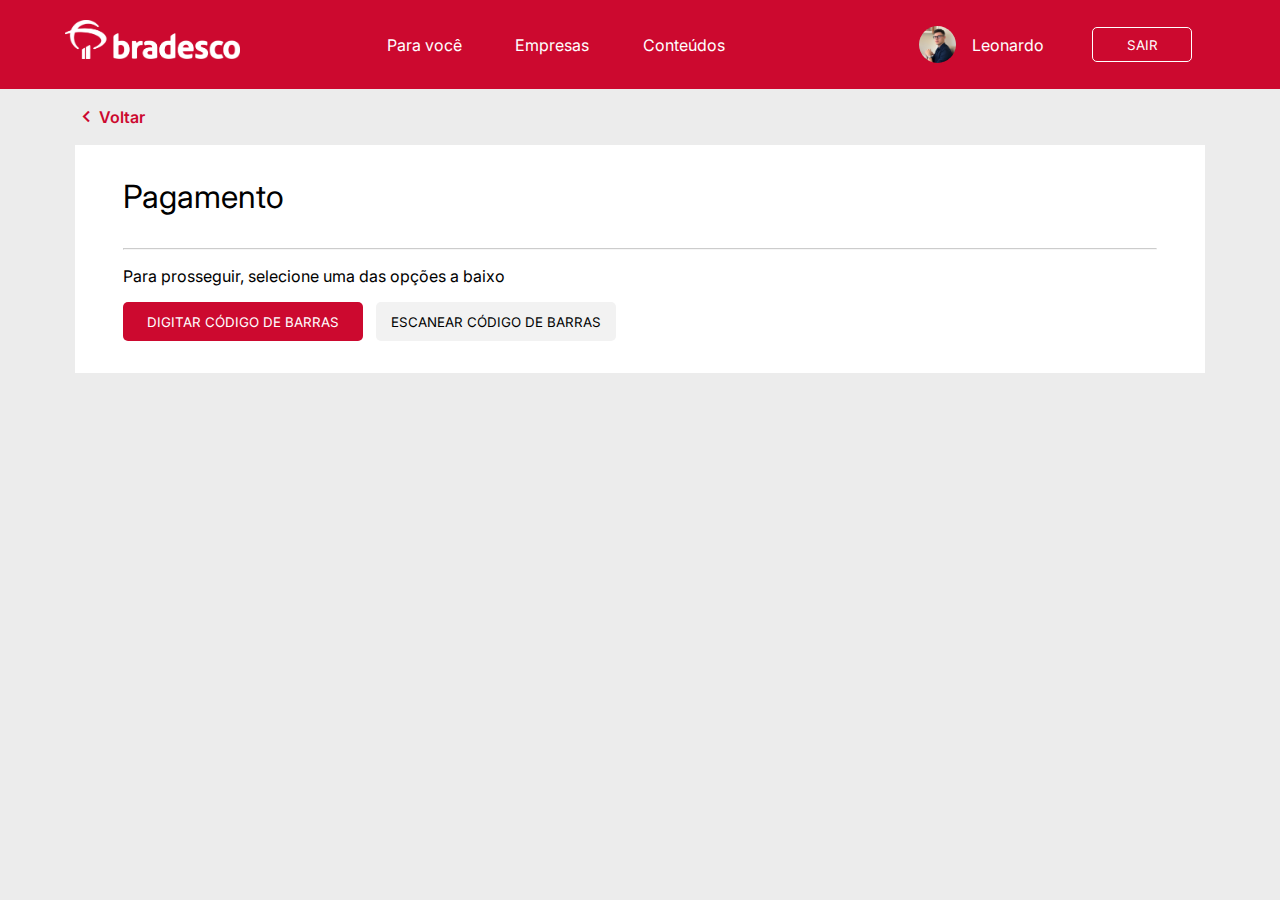
<file: pages/boleto.html>
<!DOCTYPE html>
<html lang="pt-br">
<head>
    <meta charset="UTF-8">
    <meta http-equiv="X-UA-Compatible" content="IE=edge">
    <meta name="viewport" content="width=device-width, initial-scale=1, minimum-scale=1">
    <link rel="preconnect" href="https://fonts.googleapis.com">
    <link rel="preconnect" href="https://fonts.gstatic.com" crossorigin>
    <link href="https://fonts.googleapis.com/css2?family=Inter:wght@100;200;300;400;500;600;700&display=swap" rel="stylesheet">

    <link href='https://unpkg.com/boxicons@2.0.7/css/boxicons.min.css' rel='stylesheet'>
    <link rel="stylesheet" href="../css/re_usable/menu.css">
    <link rel="stylesheet" href="../css/boleto/boleto.css">
    <title>Boleto</title>
</head>
<body>
    <header>
        <nav>
            <img class="logo" src="../assets/bradesco-logo-branca.png" alt="logo">
            <ul class="desk-list">
                <li class="first-li"><a href="#">Para você</a></li>
                <li><a href="#">Empresas</a></li>
                <li><a href="#">Conteúdos</a></li>
            </ul>
            <ul class="nav-list">
                <li class="first-li"><a href="#">Para você</a></li>
                <li><a href="#">Empresas</a></li>
                <li><a href="#">Conteúdos</a></li>
                <li>
                    <div class="user-logged">
                        <img class="user-photo" src="../assets/my-photo.jpg" alt="my photo">
                        <p>Leonardo</p>
                    </div>
                </li>
                <li class="btn-exit"><button id="logout">Sair</button></li>
            </ul>
            <ul class="desktop">
                <li>
                    <div class="user-logged">
                        <img class="user-photo" src="../assets/my-photo.jpg" alt="my photo">
                        <p>Leonardo</p>
                    </div>
                </li>
                <li class="btn-exit"><button id="logout" onclick="location.href='../index.html';">Sair</button></li>
            </ul>
            <div class="menu">
                <span class="line1"></span>
                <span class="line2"></span>
                <span class="line3"></span>
            </div>
        </nav>
    </header>
    <main>
        <section class="main-section">
            <div class="container-main">
                <div class="wrapper">

                    <a class="back" href="user_page.html"><i class='bx bx-chevron-left'></i>Voltar</a>

                    <div class="info-boleto">
                        <div class="info-row">
                            <div class="label">
                                <h1>Pagamento</h1>
                            </div>
                        </div>
                        <hr>
                        <div class="info-options">
                            <p>Para prosseguir, selecione uma das opções a baixo</p>
                            <div class="btn-options">
                                <button id="codigo_barras">Digitar código de barras</button>
                                <button id="escanear">Escanear código de barras</button disable>
                            </div>
                        </div>
                    </div>

                    <div class="input-codigo">
                        <p>Insira o número do código de barras</p>
                        <hr>
                        <div class="inputs-container">
                            <input onkeypress="return onlyNumberKey(event)" id="codigo-boleto" type="text" placeholder=" Ex: 00000.00000 00000.00000 00000.00000 0 0000" maxlength="35" required>
                        </div>

                        <button id="prosseguir-btn">Prosseguir</button>
                    </div>

                    <div class="dados-pag">
                        <p>Dados do pagamento</p>
                        <hr>
                        <div class="item">
                            <p>Valor</p>
                            <p>R$ 150,00</p>
                        </div>
                        <div class="item">
                            <p>Vencimento</p>
                            <p>30/11/2022</p>
                        </div>
                        <div class="item">
                            <p>Beneficiário</p>
                            <p>Mark Joselli</p>
                        </div>
                        <button id="pagar">Pagar</button>
                    </div>

                    <div class="confirm">
                        <p><i class='bx bxs-check-circle'></i>Pagamento realizado com sucesso!</p>
                        <hr>
                        <div class="buttons">
                            <button id="another-payment">Realizar outro pagamento</button><button onclick="window.location.href='user_page.html';">Sair</button>
                        </div>
                    </div>
                </div>
            </div>
        </section>
    </main>
    <script src="../js/boleto.js"></script>
    <script src="../js/menu.js"></script>
</body>
</html>
</file>
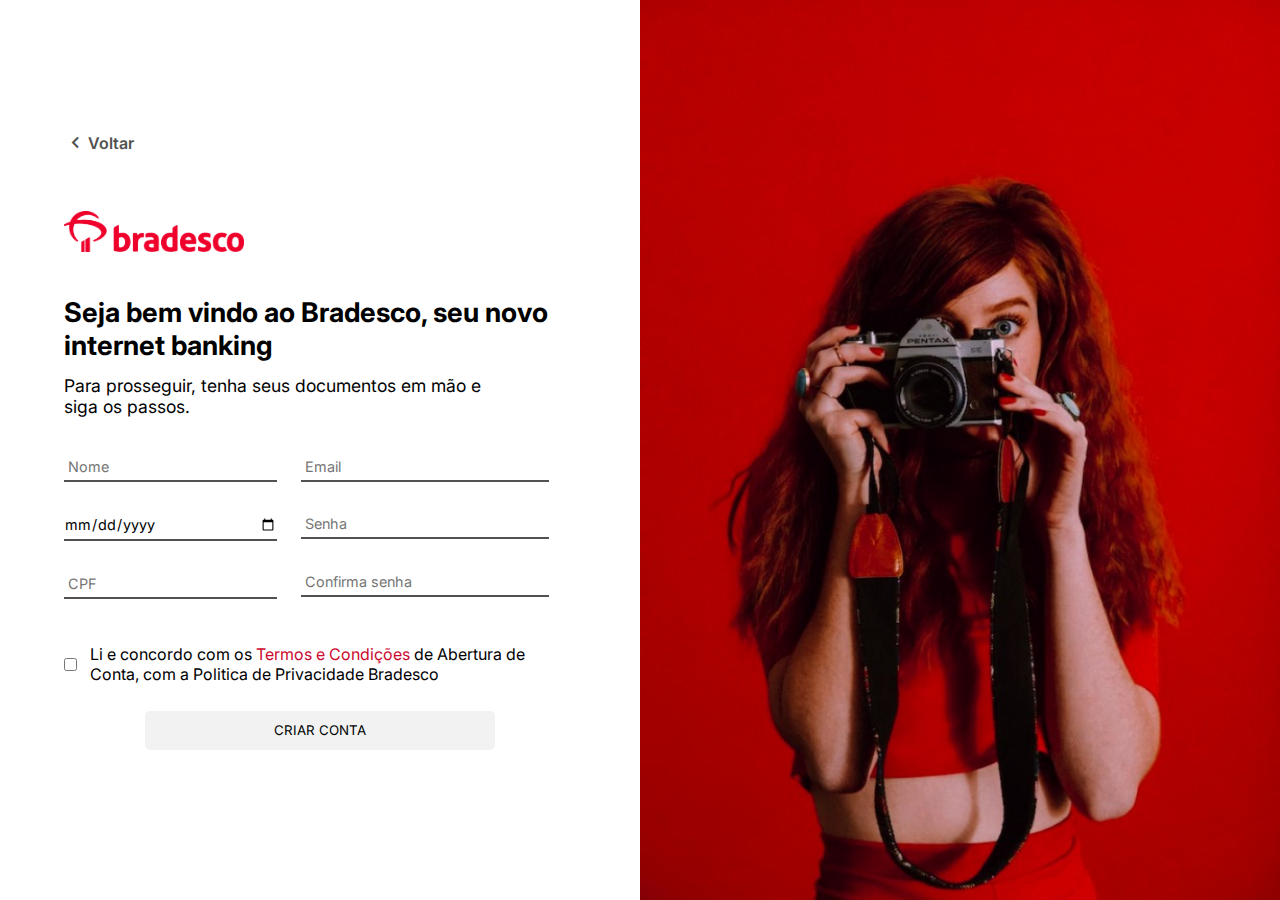
<file: pages/cadastro.html>
<!DOCTYPE html>
<html lang="en">

<head>
    <meta charset="UTF-8">
    <meta http-equiv="X-UA-Compatible" content="IE=edge">
    <meta name="viewport" content="width=device-width, initial-scale=1.0">
    <link rel="preconnect" href="https://fonts.googleapis.com">
    <link rel="preconnect" href="https://fonts.gstatic.com" crossorigin>
    <link href="https://fonts.googleapis.com/css2?family=Inter:wght@100;200;300;400;500;600;700&display=swap"
        rel="stylesheet">
    <link href='https://unpkg.com/boxicons@2.0.7/css/boxicons.min.css' rel='stylesheet'>
    <link rel="stylesheet" href="../css/cadastro/cadastro.css">
    <title>Cadastro</title>
</head>

<body>
    <section class="cadastro">
        <div class="container">
            <div class="wrapper">

                <a class="back" href="../index.html"><i class='bx bx-chevron-left'></i>Voltar</a>

                <img src="../assets/bradesco-logo-RED.png" alt="logo">

                <div class="typo">
                    <h1>Seja bem vindo ao Bradesco, seu novo internet banking</h1>
                    <p>Para prosseguir, tenha seus documentos em mão e siga os passos.</p>
                </div>

                <form action="">
                    <div class="input-list">
                        <div class="one">
                            <input id="nome-input" type="text" placeholder=" Nome" maxlength="20" required>
                            <input id="nascimento-input" type="date" maxlength="8" placeholder=" Data de nascimento"
                                required>
                            <input id="cpf-input" type="text" placeholder=" CPF" maxlength="11" required>
                        </div>
                        <div class="two">
                            <input id="email-input" type="text" placeholder=" Email" maxlength="40" required>
                            <input id="pass-input" type="password" placeholder=" Senha" maxlength="22" required>
                            <input id="confirm-input" type="password" placeholder=" Confirma senha" maxlength="22"
                                required>
                        </div>
                    </div>

                    <div class="politics">
                        <input id="checkbox" type="checkbox" required>
                        <p>Li e concordo com os <span>Termos e Condições</span> de Abertura de Conta, com a Politica de
                            Privacidade Bradesco</p>
                    </div>
                    <!-- onclick="location.href='login.html'" -->
                    <button id="create-account">Criar conta</button>
                </form>

            </div>
        </div>
        <img class="background" src="../assets/cadastro-background.jpeg" alt="background">
    </section>
    <script src="../js/cadastro.js"></script>
</body>

</html>
</file>
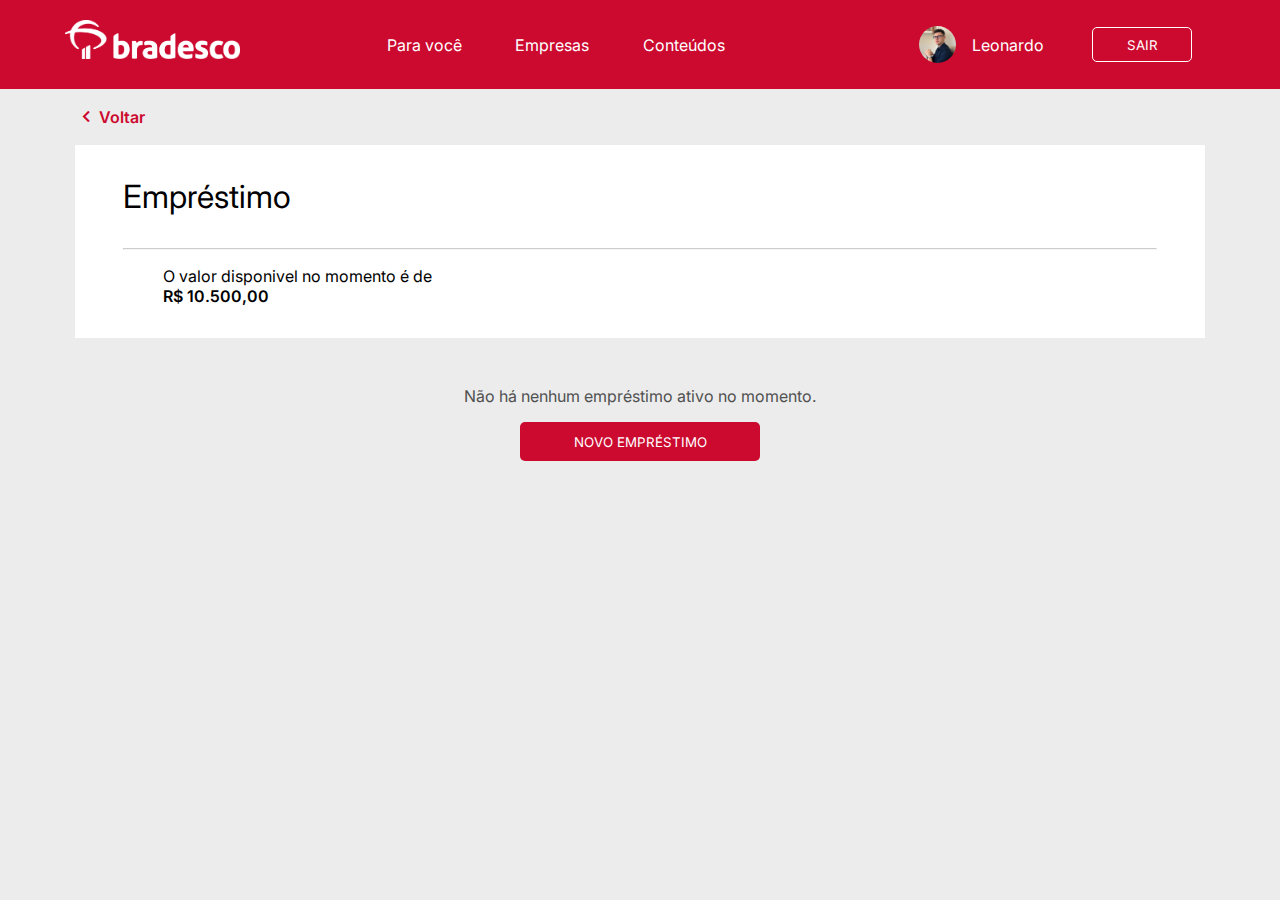
<file: pages/emprestimo.html>
<!DOCTYPE html>
<html lang="pt-br">
<head>
    <meta charset="UTF-8">
    <meta http-equiv="X-UA-Compatible" content="IE=edge">
    <meta name="viewport" content="width=device-width, initial-scale=1, minimum-scale=1">
    <link rel="preconnect" href="https://fonts.googleapis.com">
    <link rel="preconnect" href="https://fonts.gstatic.com" crossorigin>
    <link href="https://fonts.googleapis.com/css2?family=Inter:wght@100;200;300;400;500;600;700&display=swap" rel="stylesheet">
    <link href='https://unpkg.com/boxicons@2.0.7/css/boxicons.min.css' rel='stylesheet'>
    <link rel="stylesheet" href="../css/re_usable/menu.css">
    <link rel="stylesheet" href="../css/emprestimo/emprestimo.css">
    <title>Empréstimo</title>
</head>
<body>
    <header>
        <nav>
            <img class="logo" src="../assets/bradesco-logo-branca.png" alt="logo">
            <ul class="desk-list">
                <li class="first-li"><a href="#">Para você</a></li>
                <li><a href="#">Empresas</a></li>
                <li><a href="#">Conteúdos</a></li>
            </ul>
            <ul class="nav-list">
                <li class="first-li"><a href="#">Para você</a></li>
                <li><a href="#">Empresas</a></li>
                <li><a href="#">Conteúdos</a></li>
                <li>
                    <div class="user-logged">
                        <img class="user-photo" src="../assets/my-photo.jpg" alt="my photo">
                        <p>Leonardo</p>
                    </div>
                </li>
                <li class="btn-exit"><button id="logout">Sair</button></li>
            </ul>
            <ul class="desktop">
                <li>
                    <div class="user-logged">
                        <img class="user-photo" src="../assets/my-photo.jpg" alt="my photo">
                        <p>Leonardo</p>
                    </div>
                </li>
                <li class="btn-exit"><button id="logout" onclick="location.href='../index.html';">Sair</button></li>
            </ul>
            <div class="menu">
                <span class="line1"></span>
                <span class="line2"></span>
                <span class="line3"></span>
            </div>
        </nav>
    </header>
    <main>
        <section class="main-section">
            <div class="container-main">
                <div class="wrapper">

                    <a class="back" href="user_page.html"><i class='bx bx-chevron-left'></i>Voltar</a>

                    <div class="info-emprestimo">
                        <div class="info-row">
                            <div class="label">
                                <h1>Empréstimo</h1>
                            </div>
                        </div>
                        <hr>
                        <div class="info-available">
                            <div class="available">
                                <p>O valor disponivel no momento é de</p>
                                <p id="saldo">R$ 10.500,00</p>
                            </div>
                        </div>
                    </div>

                    <div class="none">
                        <p>Não há nenhum empréstimo ativo no momento.</p>
                        <button id="next">Novo empréstimo</button>
                    </div>

                    <div class="square1">
                        <div class="container">
                            <div class="envelope">
                                <div class="valor-square1">
                                    <p>Insira o valor desejado</p>
                                    <hr>
                                    <input onkeypress="return onlyNumberKey(event)" type="text" id="valor-total" placeholder="Ex: R$ 10.500,00" maxlength="5" required>
                                </div>  
                                <div class="parcelas-square1">
                                    <p>Quantidade de parcelas</p>
                                    <hr>
                                    <select name="parcelas" id="parcelas"></select>
                                </div>  
                            </div>
                            
                            <div class="result-card">
                                <img src="../assets/bradesco-simple-red.png">
                                <div class="info-result">
                                    <p>Dinheiro liberado em até 72h</p>
                                    <div class="taxa">
                                        <p><span id='parcelas-selected'>12</span>x &ensp; R$<span id="per-month"></span></p>
                                        <p>Taxa 3 a.m</p>
                                    </div>
                                    <p class="type-debit">Débito em conta corrente</p>
                                </div>
                            </div>
                        </div>
                        

                        <button id="next2">Prosseguir</button>
                    </div>

                    <div class="square2">
                        <div class="day-square2">
                            <p>Escolha o dia do pagamento</p>
                            <hr>
                            <select name="dias" id="dias"></select>
                        </div>
                        <button class="finish">Realizar empréstimo</button>
                    </div>

                    <div class="confirm">
                        <p><i class='bx bxs-check-circle'></i>Empréstimo realizado com sucesso!</p>
                        <hr>
                        <button onclick="window.location.href='user_page.html';">Sair</button>
                    </div>
                </div>
            </div>
        </section>
    </main>
    <script src="../js/emprestimo.js"></script>
    <script src="../js/menu.js"></script>
</body>
</html>
</file>
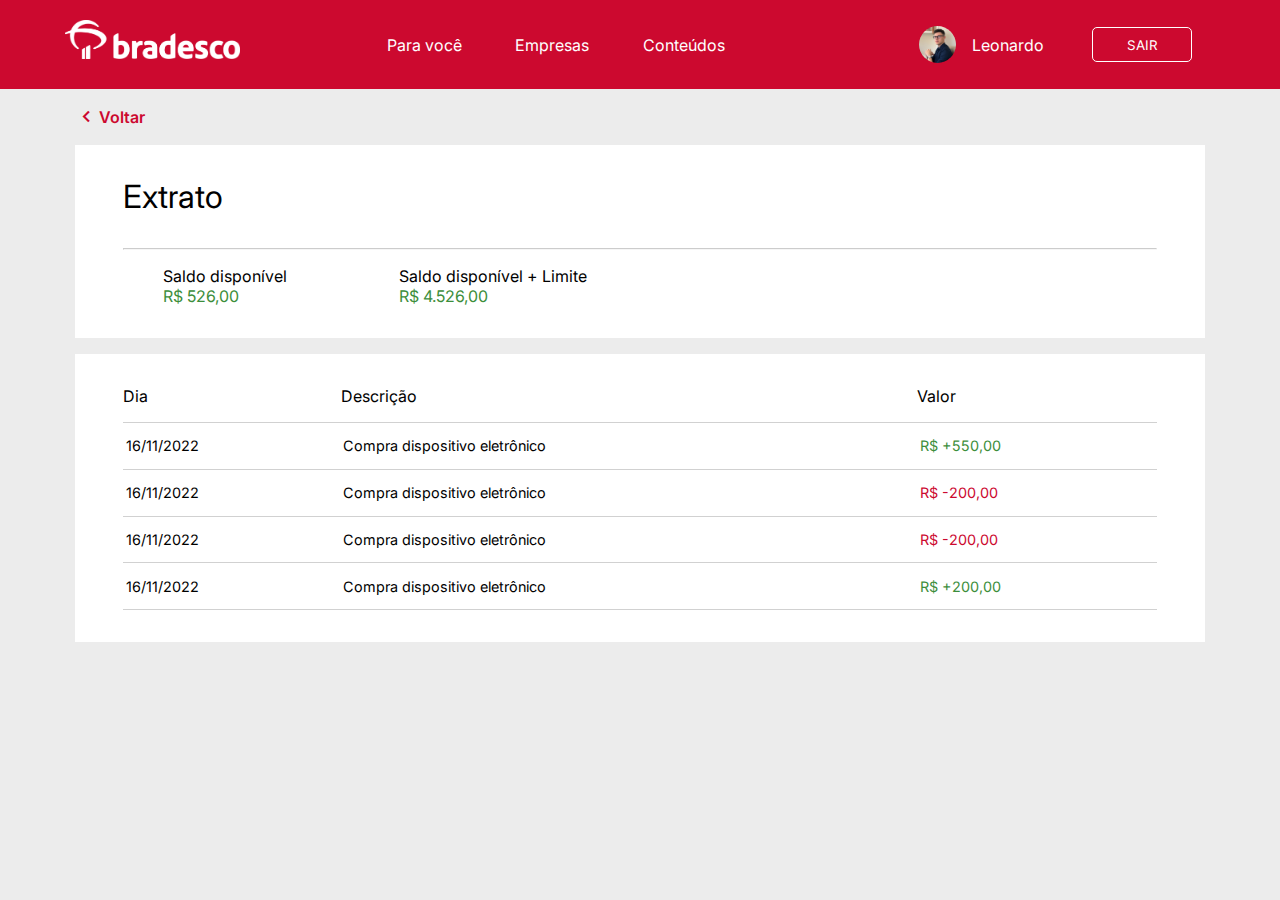
<file: pages/extrato.html>
<!DOCTYPE html>
<html lang="pt-br">
<head>
    <meta charset="UTF-8">
    <meta http-equiv="X-UA-Compatible" content="IE=edge">
    <meta name="viewport" content="width=device-width, initial-scale=1, minimum-scale=1">
    <link rel="preconnect" href="https://fonts.googleapis.com">
    <link rel="preconnect" href="https://fonts.gstatic.com" crossorigin>
    <link href="https://fonts.googleapis.com/css2?family=Inter:wght@100;200;300;400;500;600;700&display=swap" rel="stylesheet">
    <link href='https://unpkg.com/boxicons@2.0.7/css/boxicons.min.css' rel='stylesheet'>
    <link rel="stylesheet" href="../css/re_usable/menu.css">
    <link rel="stylesheet" href="../css/extrato/extrato.css">
    <title>Extrato</title>
</head>
<body>
    <header>
        <nav>
            <img class="logo" src="../assets/bradesco-logo-branca.png" alt="logo">
            <ul class="desk-list">
                <li class="first-li"><a href="#">Para você</a></li>
                <li><a href="#">Empresas</a></li>
                <li><a href="#">Conteúdos</a></li>
            </ul>
            <ul class="nav-list">
                <li class="first-li"><a href="#">Para você</a></li>
                <li><a href="#">Empresas</a></li>
                <li><a href="#">Conteúdos</a></li>
                <li>
                    <div class="user-logged">
                        <img class="user-photo" src="../assets/my-photo.jpg" alt="my photo">
                        <p>Leonardo</p>
                    </div>
                </li>
                <li class="btn-exit"><button id="logout">Sair</button></li>
            </ul>
            <ul class="desktop">
                <li>
                    <div class="user-logged">
                        <img class="user-photo" src="../assets/my-photo.jpg" alt="my photo">
                        <p>Leonardo</p>
                    </div>
                </li>
                <li class="btn-exit"><button id="logout" onclick="location.href='../index.html';">Sair</button></li>
            </ul>
            <div class="menu">
                <span class="line1"></span>
                <span class="line2"></span>
                <span class="line3"></span>
            </div>
        </nav>
    </header>
    <main>
        <section class="main-section">
            <div class="container-main">
                <div class="wrapper">

                    <a class="back" href="user_page.html"><i class='bx bx-chevron-left'></i>Voltar</a>

                    <div class="info-extrato">
                        <div class="info-row">
                            <div class="label">
                                <h1>Extrato</h1>
                            </div>
                        </div>
                        <hr>
                        <div class="info-saldo">
                            <div class="available">
                                <p>Saldo disponível</p>
                                <p id="saldo">R$ 526,00</p>
                            </div>
                            <div class="limit">
                                <p>Saldo disponível + Limite</p>
                                <p>R$ 4.526,00</p>
                            </div>
                        </div>
                    </div>


                    <div class="report">
                        <table>
                            <tr>
                                <th>Dia</th>
                                <th>Descrição</th>
                                <th>Valor</th>
                            </tr>
                            <tr>
                                <td>16/11/2022</td>
                                <td>Compra dispositivo eletrônico</td>
                                <td class="valor val1">R$ <span class="pos-neg">+</span><span id="quantia">550,00</span></td>
                            </tr>
                            <tr>
                                <td>16/11/2022</td>
                                <td>Compra dispositivo eletrônico</td>
                                <td class="valor val2">R$ <span class="pos-neg">-</span><span id="quantia">200,00</span></td>
                            </tr>
                            <tr>
                                <td>16/11/2022</td>
                                <td>Compra dispositivo eletrônico</td>
                                <td class="valor val3">R$ <span class="pos-neg">-</span><span id="quantia">200,00</span></td>
                            </tr>
                            <tr>
                                <td>16/11/2022</td>
                                <td>Compra dispositivo eletrônico</td>
                                <td class="valor val4">R$ <span class="pos-neg">+</span><span id="quantia">200,00</span></td>
                            </tr>
                        </table>
                    </div>

                </div>
            </div>
        </section>
    </main>
    <script src="../js/menu.js"></script>
    <script src="../js/extrato.js"></script>
</body>
</html>
</file>
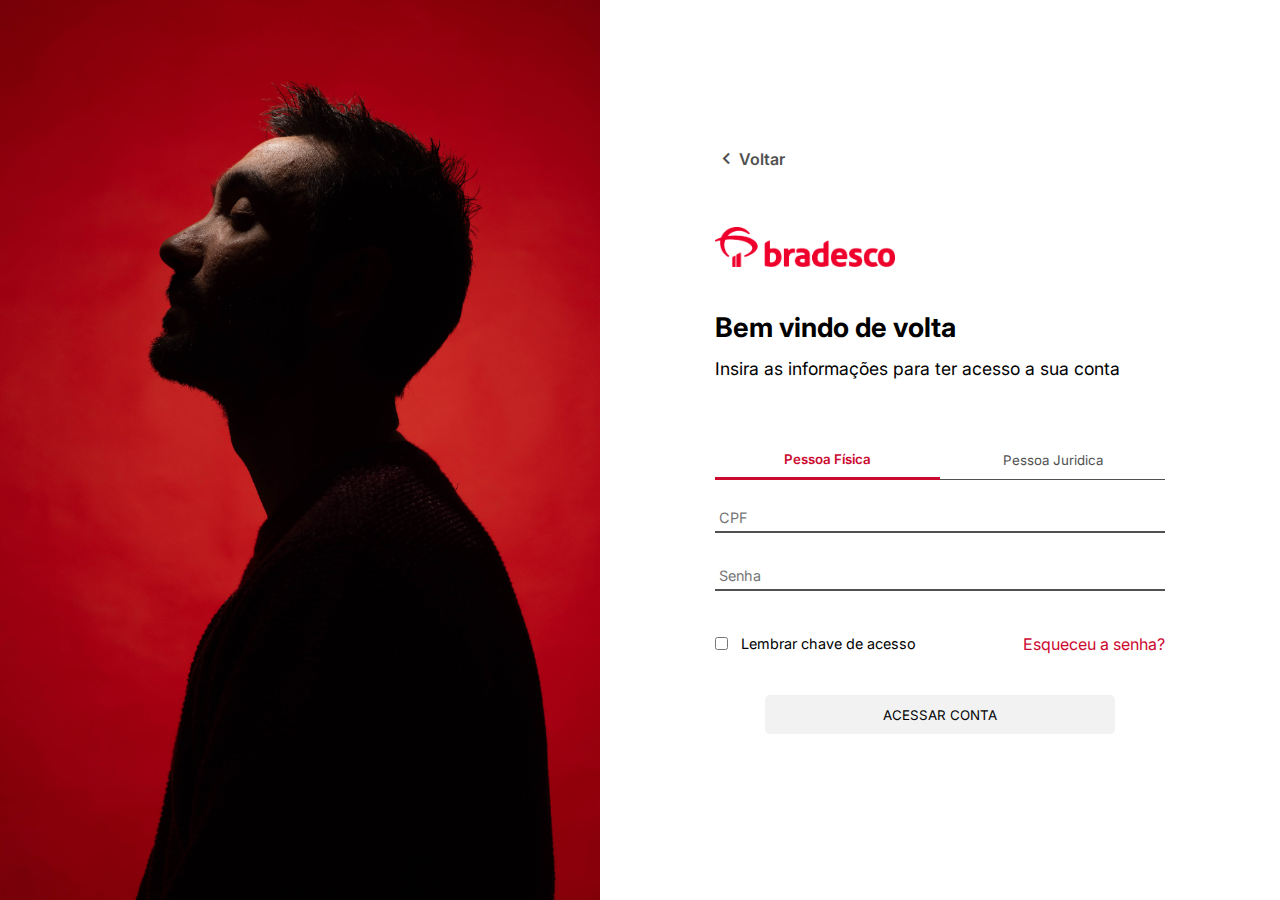
<file: pages/login.html>
<!DOCTYPE html>
<html lang="en">

<head>
    <meta charset="UTF-8">
    <meta http-equiv="X-UA-Compatible" content="IE=edge">
    <meta name="viewport" content="width=device-width, initial-scale=1.0">
    <link rel="preconnect" href="https://fonts.googleapis.com">
    <link rel="preconnect" href="https://fonts.gstatic.com" crossorigin>
    <link href="https://fonts.googleapis.com/css2?family=Inter:wght@100;200;300;400;500;600;700&display=swap"
        rel="stylesheet">
    <link href='https://unpkg.com/boxicons@2.0.7/css/boxicons.min.css' rel='stylesheet'>
    <link rel="stylesheet" href="../css/login/login.css">
    <title>Login</title>
</head>

<body>
    <section class="login">
        <div class="container">
            <div class="wrapper">

                <!-- <div class="alert">
                    <p>erro de cpf</p>
                </div> -->
                <a class="back" href="../index.html"><i class='bx bx-chevron-left'></i>Voltar</a>

                <img src="../assets/bradesco-logo-RED.png" alt="logo">

                <div class="typo">
                    <h1>Bem vindo de volta</h1>
                    <p>Insira as informações para ter acesso a sua conta</p>
                </div>

                <form action="" id="login">
                    <div class="account-type">
                        <div class="buttons">
                            <button class="fisica active">Pessoa Física</button>
                            <button class="juridica">Pessoa Juridica</button>
                        </div>

                        <div class="input-fisica">
                            <input id="main-input" name="cpf" type="text" placeholder=" CPF"
                                pattern="\d{3}\.\d{3}\.\d{3}-\d{2}" required maxlength="11">
                            <input id="second-input" name="cnpj" type="text" placeholder=" CNPJ" required
                                maxlength="18">
                            <input id="password-input" name="senha" type="password" placeholder=" Senha" required>
                        </div>
                    </div>



                    <div class="remember-forget">
                        <div class="remember">
                            <input type="checkbox" id="checkbox">
                            <p>Lembrar chave de acesso</p>
                        </div>
                        <div class="forget"><a href="#">Esqueceu a senha?</a></div>
                    </div>

                    <!-- onclick="window.location.href='user_page.html';" -->
                    <button id="acessar">Acessar conta</button>
                </form>

            </div>
        </div>
        <img class="background" src="../assets/login-background.jpg" alt="background">
    </section>

    <script src="../js/login.js"></script>
    <script src="../js/tdd-login.js"></script>
</body>

</html>
</file>
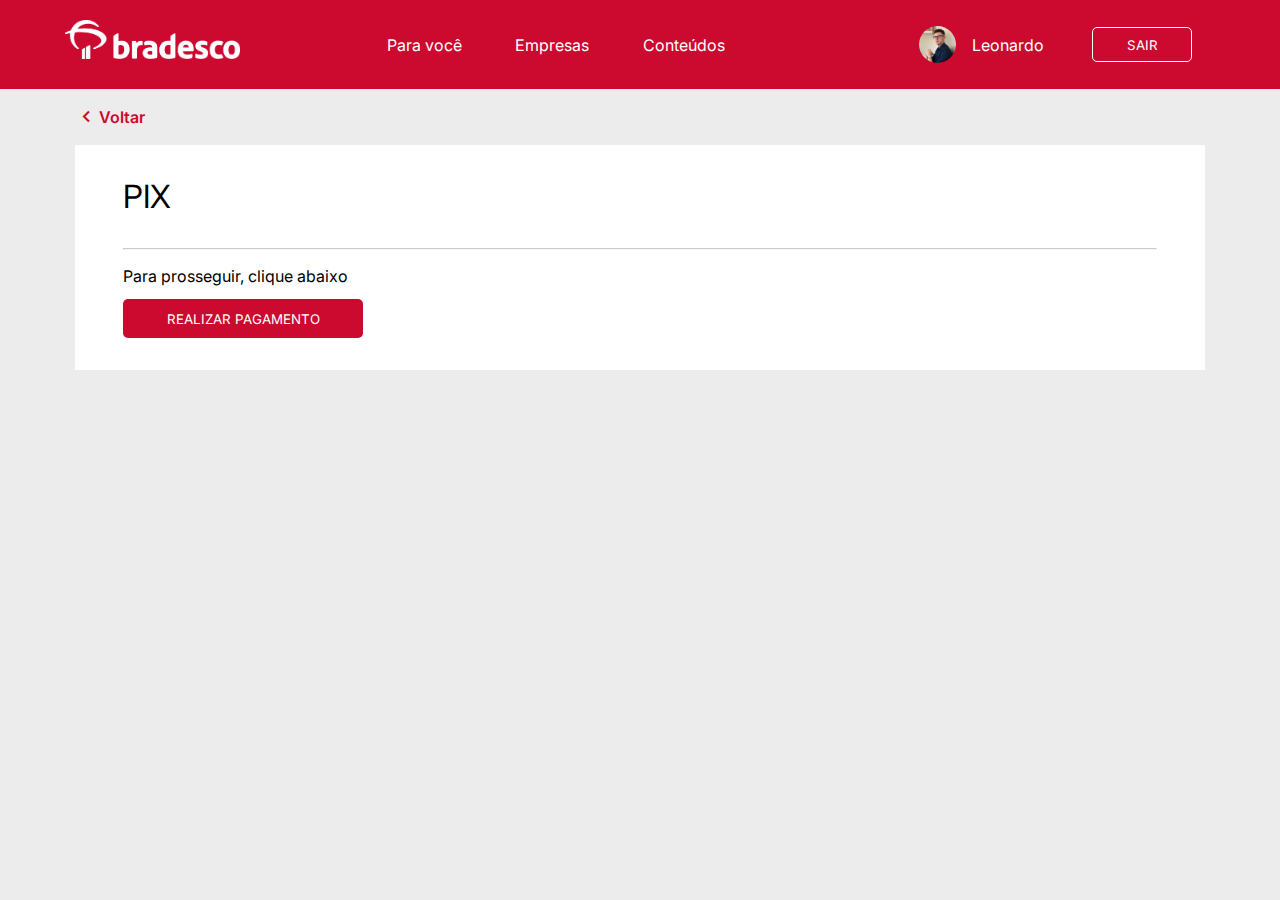
<file: pages/pix.html>
<!DOCTYPE html>
<html lang="pt-br">
<head>
    <meta charset="UTF-8">
    <meta http-equiv="X-UA-Compatible" content="IE=edge">
    <meta name="viewport" content="width=device-width, initial-scale=1, minimum-scale=1">
    <link rel="preconnect" href="https://fonts.googleapis.com">
    <link rel="preconnect" href="https://fonts.gstatic.com" crossorigin>
    <link href="https://fonts.googleapis.com/css2?family=Inter:wght@100;200;300;400;500;600;700&display=swap" rel="stylesheet">
    <link href='https://unpkg.com/boxicons@2.0.7/css/boxicons.min.css' rel='stylesheet'>
    <link rel="stylesheet" href="../css/re_usable/menu.css">
    <link rel="stylesheet" href="../css/pix/pix.css">
    <title>Pix</title>
</head>
<body>
    <header>
        <nav>
            <img class="logo" src="../assets/bradesco-logo-branca.png" alt="logo">
            <ul class="desk-list">
                <li class="first-li"><a href="#">Para você</a></li>
                <li><a href="#">Empresas</a></li>
                <li><a href="#">Conteúdos</a></li>
            </ul>
            <ul class="nav-list">
                <li class="first-li"><a href="#">Para você</a></li>
                <li><a href="#">Empresas</a></li>
                <li><a href="#">Conteúdos</a></li>
                <li>
                    <div class="user-logged">
                        <img class="user-photo" src="../assets/my-photo.jpg" alt="my photo">
                        <p>Leonardo</p>
                    </div>
                </li>
                <li class="btn-exit"><button id="logout" onclick="location.href='../index.html';">Sair</button></li>
            </ul>
            <ul class="desktop">
                <li>
                    <div class="user-logged">
                        <img class="user-photo" src="../assets/my-photo.jpg" alt="my photo">
                        <p>Leonardo</p>
                    </div>
                </li>
                <li class="btn-exit"><button id="logout">Sair</button></li>
            </ul>
            <div class="menu">
                <span class="line1"></span>
                <span class="line2"></span>
                <span class="line3"></span>
            </div>
        </nav>
    </header>
    <main>
        <section class="main-section">
            <div class="container-main">
                <div class="wrapper">

                    <a class="back" href="user_page.html"><i class='bx bx-chevron-left'></i>Voltar</a>

                    <div class="info-pix">
                        <div class="info-row">
                            <div class="label">
                                <h1>Pix</h1>
                            </div>
                        </div>
                        <hr>
                        <div class="info-options">
                            <p>Para prosseguir, clique abaixo</p>
                            <button id="pag-pix">Realizar pagamento</button>
                        </div>
                    </div>

                    <div class="input-chave">
                        <p>Insira uma chave PIX</p>
                        <hr>
                        <input id="chave" onkeypress="return onlyNumberKey(event)" type="text" placeholder=" CPF/CNPJ, celular, e-mail ou aleatória" maxlength="30" required>
                        <button id="next-step">Prosseguir</button>
                    </div>



                    <div class="enviar-pag">
                        <p class="p-head">Enviar pagamento</p>
                        <!-- <input type="text" placeholder=" Insira o valor"> -->
                        <!-- <hr> -->
                        <div class="input-valor">
                            <p>Valor desejado</p>
                            <input id="input-valor" onkeypress="return onlyNumberKey(event)" type="text" placeholder=" Ex: R$ 20,00" maxlength="4" required>
                        </div>
                        <hr>
                        <div class="item">
                            <p>Nome do Beneficiário</p>
                            <p id="beneficiado">Mark Joselli</p>
                        </div>
                        <div class="item">
                            <p>Agência</p>
                            <p id="agencia">***.000.000-**</p>
                        </div>
                        <div class="item">
                            <p>Banco</p>
                            <p id="banco">Bradesco</p>
                        </div>
                        <hr>
                        <input type="text" placeholder=" Descrição (opicional)">
                        <div class="last-part">
                            <div class="option-form">
                                <p>Forma de pagamento</p>
                                <p>Saldo: <span id="saldo">R$ 500,00</span></p>
                            </div>
                            <button id="pagar-pix">Pagar</button>
                        </div>

                    </div>

                    <div class="confirm">
                        <p><i class='bx bxs-check-circle'></i>PIX realizado com sucesso!</p>
                        <hr>
                        <button onclick="window.location.href='user_page.html';">Sair</button>
                    </div>
                </div>
            </div>
        </section>
    </main>
    <script src="../js/pix.js"></script>
    <script src="../js/menu.js"></script>
</body>
</html>
</file>
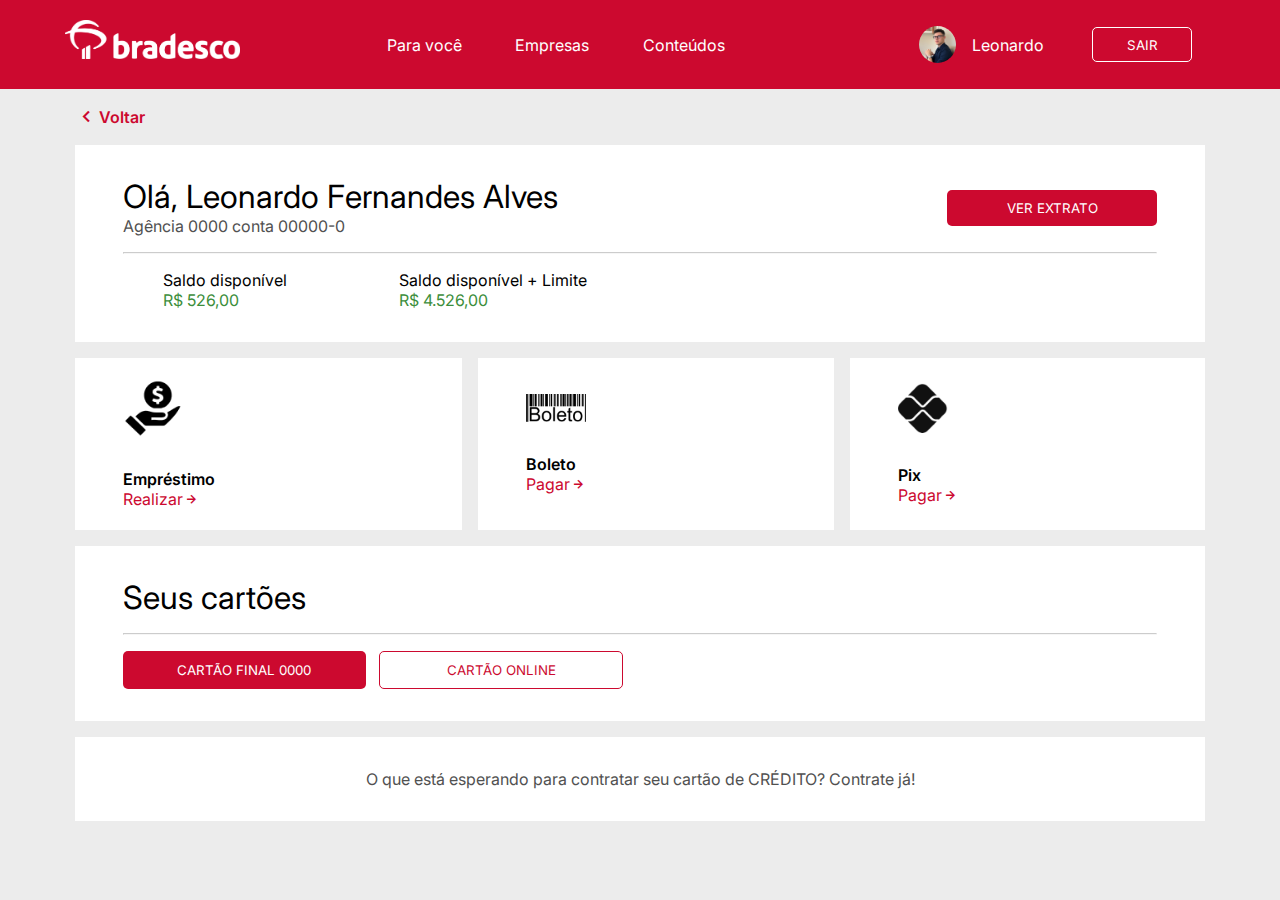
<file: pages/user_page.html>
<!DOCTYPE html>
<html lang="pt-br">
<head>
    <meta charset="UTF-8">
    <meta http-equiv="X-UA-Compatible" content="IE=edge">
    <meta name="viewport" content="width=device-width, initial-scale=1, minimum-scale=1">
    <link rel="preconnect" href="https://fonts.googleapis.com">
    <link rel="preconnect" href="https://fonts.gstatic.com" crossorigin>
    <link href="https://fonts.googleapis.com/css2?family=Inter:wght@100;200;300;400;500;600;700&display=swap" rel="stylesheet">
    <link href='https://unpkg.com/boxicons@2.0.7/css/boxicons.min.css' rel='stylesheet'>
    <link rel="stylesheet" href="../css/re_usable/menu.css">
    <link rel="stylesheet" href="../css/user_page/user_page.css">
    <title>User Page</title>
</head>
<body>
    <header>
        <nav>
            <img class="logo" src="../assets/bradesco-logo-branca.png" alt="logo">
            <ul class="desk-list">
                <li class="first-li"><a href="#">Para você</a></li>
                <li><a href="#">Empresas</a></li>
                <li><a href="#">Conteúdos</a></li>
            </ul>
            <ul class="nav-list">
                <li class="first-li"><a href="#">Para você</a></li>
                <li><a href="#">Empresas</a></li>
                <li><a href="#">Conteúdos</a></li>
                <li>
                    <div class="user-logged">
                        <img class="user-photo" src="../assets/my-photo.jpg" alt="my photo">
                        <p>Leonardo</p>
                    </div>
                </li>
                <li class="btn-exit"><button id="logout">Sair</button></li>
            </ul>
            <ul class="desktop">
                <li>
                    <div class="user-logged">
                        <img class="user-photo" src="../assets/my-photo.jpg" alt="my photo">
                        <p>Leonardo</p>
                    </div>
                </li>
                <li class="btn-exit"><button id="logout" onclick="location.href='../index.html';">Sair</button></li>
            </ul>
            <div class="menu">
                <span class="line1"></span>
                <span class="line2"></span>
                <span class="line3"></span>
            </div>
        </nav>
    </header>
    <main>
        <section class="main-section">
            <div class="container-main">
                <div class="wrapper">

                    <a class="back" href="#"><i class='bx bx-chevron-left'></i>Voltar</a>

                    <div class="info-account">
                        <div class="info-row">
                            <div class="label">
                                <h1>Olá, <span id="user_name">Leonardo Fernandes Alves</span></h1>
                                <p>Agência <span id="agencia">0000</span> conta <span id="conta">00000-0</span></p>
                            </div>
                            <button onclick="location.href='extrato.html'">Ver extrato</button>
                        </div>
                        <hr>
                        <div class="info-saldo">
                            <div class="available">
                                <p>Saldo disponível</p>
                                <p id="saldo">R$ 526,00</p>
                            </div>
                            <div class="limit">
                                <p>Saldo disponível + Limite</p>
                                <p>R$ 4.526,00</p>
                            </div>
                        </div>
                    </div>

                    <div class="actions">
                        <div class="item emp" onclick="location.href='emprestimo.html'">
                            <img src="../assets/emprestimo.png">
                            <p>Empréstimo</p>
                            <p>Realizar<i class='bx bx-right-arrow-alt' ></i></p>
                        </div>
                        <div class="item bol" onclick="location.href='boleto.html'">
                            <img src="../assets/boleto-logo.png">
                            <p class="boleto-label">Boleto</p>
                            <p>Pagar<i class='bx bx-right-arrow-alt' ></i></p>
                        </div>
                        <div class="item pix" onclick="location.href='pix.html'">
                            <img class="pix" src="../assets/pix.png">
                            <p>Pix</p>
                            <p>Pagar<i class='bx bx-right-arrow-alt' ></i></p>
                        </div>
                    </div>

                    <div class="my-cards">
                        <h1>Seus cartões</h1>
                        <hr>
                        <div class="btn-cards">
                            <button>Cartão final <span id="final-card">0000</span></button>
                            <button>Cartão online</button>
                        </div>
                    </div>

                    <div class="messages">
                        <p>O que está esperando para contratar seu cartão de CRÉDITO? Contrate já!</p>
                    </div>
                </div>
            </div>
        </section>
    </main>
    <script src="../js/menu.js"></script>
</body>
</html>
</file>
<file: css/re_usable/menu.css>
* {
  margin: 0;
  padding: 0;
  font-family: "Inter";
}

input {
  font-size: 1em;
}

body {
  overflow-x: hidden;
}

header {
  background-color: #CC092F;
  padding: 25px 0px;
}
header nav {
  display: flex;
  margin: 0 auto;
  justify-content: space-between;
}
header nav .desk-list {
  display: none;
}
header nav .nav-list {
  z-index: 999;
  position: absolute;
  top: 80px;
  width: 100vw;
  height: 100%;
  display: flex;
  flex-direction: column;
  align-items: center;
  transform: translateX(100%);
  transition: transform 0.3s ease-in;
  background: #CC092F;
  margin-bottom: 1em;
}
header nav .nav-list .first-li {
  margin-top: 3em;
}
header nav .active {
  transform: translateX(0%);
}
header nav .active .line1 {
  transform: rotate(-45deg) translate(-8px, 8px);
}
header nav .active .line2 {
  opacity: 0;
}
header nav .active .line3 {
  transform: rotate(45deg) translate(-5px, -7px);
}
header nav .logo {
  width: 135px;
  transform: translateY(-5px);
  padding-left: 25px;
}
header nav .desktop {
  display: none;
}
header nav ul li {
  list-style: none;
  margin-right: 0em;
  margin-bottom: 4em;
}
header nav ul li a {
  text-decoration: none;
  color: #fff;
  transition: 0.5s;
}
header nav ul li a:hover {
  color: #e8b2b2;
}
header nav ul li .user-logged {
  display: flex;
  justify-content: center;
  align-items: center;
}
header nav ul li .user-logged .user-photo {
  width: 37px;
  height: 37px;
  border-radius: 100%;
  margin-right: 1em;
}
header nav ul li .user-logged p {
  color: #fff;
}
header nav ul li #logout {
  text-transform: uppercase;
  color: #fff;
  border-radius: 5px;
  border: 1.5px solid #fff;
  background-color: #CC092F;
  width: 100px;
  height: 35px;
  transition: 0.5s;
}
header nav ul li #logout:hover {
  cursor: pointer;
  background-color: #fff;
  color: #CC092F;
}
header nav ul li .btn-exit {
  margin-right: 0em;
}
header nav .menu {
  display: flex;
  flex-direction: column;
  cursor: pointer;
  margin-right: 25px;
}
header nav .menu span {
  width: 28px;
  height: 3px;
  background: #fff;
  margin: 3.5px;
  transition: 0.3s;
}

@media only screen and (min-width: 768px) {
  header nav {
    display: flex;
    flex-direction: row;
    margin: 0 auto;
    justify-content: space-between;
    align-items: center;
    max-width: 1200px;
  }
  header nav .nav-list {
    display: none;
  }
  header nav .desk-list {
    display: flex;
    flex-direction: row;
    align-items: center;
  }
  header nav .desk-list li {
    min-width: 80px;
  }
  header nav .desktop {
    display: flex;
    flex-direction: row;
    align-items: center;
  }
  header nav ul {
    display: flex;
    flex-direction: row;
  }
  header nav ul li {
    margin-right: 0.9em;
    margin-bottom: 0em;
  }
  header nav .menu {
    display: none;
  }
}
@media only screen and (min-width: 920px) {
  header {
    padding: 25px;
  }
  header nav .logo {
    width: 175px;
    height: 39px;
  }
  header nav ul li {
    margin-right: 3em;
  }
}/*# sourceMappingURL=menu.css.map */
</file>
<file: css/boleto/boleto.css>
* {
  list-style: none;
  text-decoration: none;
}

body {
  background-color: #ececec;
}

hr {
  background-color: #515151;
  opacity: 50%;
  margin-bottom: 1em;
  z-index: -9;
}

.main-section .container-main .wrapper {
  margin: 1em;
}
.main-section .container-main .wrapper .back {
  display: flex;
  align-items: center;
  color: #CC092F;
  font-size: 1em;
  cursor: pointer;
  margin-bottom: 1em;
  transition: 0.5s;
}
.main-section .container-main .wrapper .back .bx {
  font-size: 1.5em;
}
.main-section .container-main .wrapper .back:hover {
  color: #660518;
}
.main-section .container-main .wrapper .info-boleto {
  background-color: #fff;
  padding: 1em;
  margin-bottom: 1em;
}
.main-section .container-main .wrapper .info-boleto .info-row {
  display: flex;
  flex-direction: column;
}
.main-section .container-main .wrapper .info-boleto .info-row .label h1 {
  font-weight: 400;
  margin-bottom: 1em;
}
.main-section .container-main .wrapper .info-boleto .info-options {
  padding-left: 0em;
}
.main-section .container-main .wrapper .info-boleto .info-options p {
  margin-bottom: 1em;
}
.main-section .container-main .wrapper .info-boleto .info-options .btn-options button {
  width: 100%;
  height: 39px;
  background-color: #CC092F;
  color: #fff;
  border: none;
  border-radius: 5px;
  text-transform: uppercase;
  padding: 5px;
  cursor: pointer;
  transition: background-color 0.5s;
  padding: 0 15px;
}
.main-section .container-main .wrapper .info-boleto .info-options .btn-options button:hover {
  background-color: #660518;
}
.main-section .container-main .wrapper .info-boleto .info-options .btn-options button:disabled {
  background-color: #f2f2f2;
  color: #515151;
}
.main-section .container-main .wrapper .info-boleto .info-options .btn-options button:nth-of-type(1) {
  margin-bottom: 1em;
}
.main-section .container-main .wrapper .input-codigo {
  background-color: #fff;
  padding: 1em;
  display: flex;
  flex-direction: column;
}
.main-section .container-main .wrapper .input-codigo p {
  margin-bottom: 1em;
}
.main-section .container-main .wrapper .input-codigo hr {
  z-index: 9;
}
.main-section .container-main .wrapper .input-codigo input {
  width: 100%;
  border: none;
  border-bottom: 2px solid #515151;
  margin-bottom: 2em;
  padding: 5px 0em;
  transition: 0.5s;
  margin-right: 1em;
}
.main-section .container-main .wrapper .input-codigo input:focus {
  outline: none;
  border-bottom: 2px solid #CC092F;
}
.main-section .container-main .wrapper .input-codigo button {
  background-color: #CC092F;
  color: #fff;
  border: none;
  border-radius: 5px;
  text-transform: uppercase;
  padding: 5px;
  cursor: pointer;
  transition: background-color 0.5s;
  height: 39px;
  margin: 0 auto;
  width: 100%;
}
.main-section .container-main .wrapper .input-codigo button:hover {
  background-color: #660518;
}
.main-section .container-main .wrapper .input-codigo button:disabled {
  background-color: #f2f2f2;
  color: #515151;
}
.main-section .container-main .wrapper .dados-pag {
  background-color: #fff;
  padding: 1em;
  margin-top: 1em;
  display: flex;
  flex-direction: column;
}
.main-section .container-main .wrapper .dados-pag hr {
  margin: 1em 0;
  z-index: 9;
}
.main-section .container-main .wrapper .dados-pag .item {
  margin-bottom: 1em;
  margin-left: 1em;
  font-size: 0.9em;
}
.main-section .container-main .wrapper .dados-pag .item p:nth-of-type(1) {
  font-weight: 500;
}
.main-section .container-main .wrapper .dados-pag .item p:nth-of-type(2) {
  font-weight: 300;
  color: #515151;
}
.main-section .container-main .wrapper .dados-pag button {
  background-color: #CC092F;
  color: #fff;
  border: none;
  border-radius: 5px;
  text-transform: uppercase;
  padding: 5px;
  cursor: pointer;
  transition: background-color 0.5s;
  height: 39px;
  width: 100%;
  margin: 0 auto;
}
.main-section .container-main .wrapper .dados-pag button:hover {
  background-color: #660518;
}
.main-section .container-main .wrapper .dados-pag button:disabled {
  background-color: #f2f2f2;
  color: #515151;
}
.main-section .container-main .wrapper .confirm {
  background-color: #fff;
  padding: 1em;
  margin-top: 1em;
}
.main-section .container-main .wrapper .confirm p {
  display: flex;
  align-items: center;
  margin-bottom: 1em;
}
.main-section .container-main .wrapper .confirm p i {
  color: #3c8e3b;
  margin-right: 0.5em;
  font-size: 1.5em;
}
.main-section .container-main .wrapper .confirm button {
  background-color: #CC092F;
  color: #fff;
  border: none;
  border-radius: 5px;
  text-transform: uppercase;
  padding: 5px;
  cursor: pointer;
  transition: background-color 0.5s;
  width: 100%;
  height: 39px;
}
.main-section .container-main .wrapper .confirm button:hover {
  background-color: #660518;
}
.main-section .container-main .wrapper .confirm button:disabled {
  background-color: #f2f2f2;
  color: #515151;
}
.main-section .container-main .wrapper .confirm button:nth-of-type(2) {
  margin-top: 1em;
}

@media only screen and (min-width: 768px) {
  .main-section .container-main .wrapper {
    margin: 1em 2em;
  }
  .main-section .container-main .wrapper .back {
    font-weight: 600;
  }
  .main-section .container-main .wrapper .info-boleto {
    padding: 2em;
  }
  .main-section .container-main .wrapper .info-boleto .info-row {
    flex-direction: row;
    align-items: center;
    justify-content: space-between;
  }
  .main-section .container-main .wrapper .info-boleto .info-options {
    width: 100%;
  }
  .main-section .container-main .wrapper .info-boleto .info-options .btn-options {
    display: flex;
  }
  .main-section .container-main .wrapper .info-boleto .info-options .btn-options button {
    width: 240px;
  }
  .main-section .container-main .wrapper .info-boleto .info-options .btn-options button:nth-of-type(1) {
    margin-bottom: 0em;
    margin-right: 1em;
  }
  .main-section .container-main .wrapper .info-boleto .info-options .btn-options button:disabled {
    background-color: #f2f2f2;
    color: #000;
  }
  .main-section .container-main .wrapper .input-codigo {
    padding: 2em;
  }
  .main-section .container-main .wrapper .input-codigo input {
    width: 60%;
  }
  .main-section .container-main .wrapper .input-codigo button {
    margin-top: 1em;
    width: 240px;
  }
  .main-section .container-main .wrapper .dados-pag {
    padding: 2em;
  }
  .main-section .container-main .wrapper .dados-pag .item {
    margin-bottom: 1.5em;
    margin-left: 1.5em;
  }
  .main-section .container-main .wrapper .dados-pag .item:nth-of-type(1) {
    margin-top: 1.5em;
  }
  .main-section .container-main .wrapper .dados-pag button {
    margin-top: 0.5em;
    width: 240px;
  }
  .main-section .container-main .wrapper .confirm {
    padding: 2em;
  }
  .main-section .container-main .wrapper .confirm .buttons button {
    width: 240px;
  }
  .main-section .container-main .wrapper .confirm .buttons button:nth-of-type(1) {
    margin-right: 1em;
  }
  .main-section .container-main .wrapper .confirm .buttons button:nth-of-type(2) {
    width: 55px;
  }
}
@media only screen and (min-width: 1024px) {
  .main-section .container-main {
    display: flex;
    justify-content: center;
    width: 100%;
  }
  .main-section .container-main .wrapper {
    width: 100%;
    max-width: 1130px;
  }
  .main-section .container-main .wrapper .info-boleto {
    padding: 2em 3em;
  }
}/*# sourceMappingURL=boleto.css.map */
</file>
<file: css/cadastro/cadastro.css>
* {
  margin: 0;
  padding: 0;
  list-style: none;
  text-decoration: none;
  font-family: "Inter";
}

body {
  background-color: #ececec;
}

.cadastro .background {
  display: none;
}
.cadastro .container {
  background-color: #fff;
  display: flex;
  justify-content: center;
  align-items: center;
}
.cadastro .container .wrapper {
  padding: 1em;
}
.cadastro .container .wrapper .back {
  display: flex;
  align-items: center;
  color: #515151;
  font-size: 1em;
  cursor: pointer;
  margin-bottom: 1em;
  transition: 0.5s;
}
.cadastro .container .wrapper .back .bx {
  font-size: 1.5em;
}
.cadastro .container .wrapper .back:hover {
  color: #660518;
}
.cadastro .container .wrapper img {
  width: 180px;
  margin: 2.5em 0em;
}
.cadastro .container .wrapper .typo h1 {
  margin-bottom: 0.5em;
  font-size: 1.7em;
}
.cadastro .container .wrapper .typo p {
  margin-bottom: 2em;
  font-size: 1.1em;
}
.cadastro .container .wrapper .input-list input {
  width: 100%;
  border: none;
  border-bottom: 2px solid #515151;
  margin-bottom: 2em;
  padding: 5px 0em;
  transition: 0.5s;
  font-size: 0.9em;
}
.cadastro .container .wrapper .input-list input:focus {
  outline: none;
  border-bottom: 2px solid #CC092F;
}
.cadastro .container .wrapper .politics {
  display: flex;
  align-items: center;
  margin-top: 1em;
  margin-bottom: 1em;
}
.cadastro .container .wrapper .politics input {
  margin-right: 1em;
}
.cadastro .container .wrapper .politics p span {
  color: #CC092F;
  cursor: pointer;
}
.cadastro .container .wrapper button {
  margin-top: 1em;
  background-color: #CC092F;
  color: #fff;
  border: none;
  border-radius: 5px;
  text-transform: uppercase;
  padding: 5px;
  cursor: pointer;
  transition: background-color 0.5s;
  height: 39px;
  width: 100%;
}
.cadastro .container .wrapper button:hover {
  background-color: #660518;
}
.cadastro .container .wrapper button:disabled {
  background-color: #f2f2f2;
  color: #000;
}

@media only screen and (min-width: 768px) {
  .cadastro .container {
    border-bottom: 1.2em solid #fff;
  }
  .cadastro .container .wrapper {
    padding: 2em;
  }
  .cadastro .container .wrapper .back {
    font-weight: 600;
  }
  .cadastro .container .wrapper .typo h1 {
    max-width: 500px;
  }
  .cadastro .container .wrapper .typo p {
    max-width: 450px;
  }
  .cadastro .container .wrapper .input-list {
    display: flex;
  }
  .cadastro .container .wrapper .input-list .one input {
    width: 90%;
  }
  .cadastro .container .wrapper .input-list .two input {
    width: 90%;
  }
  .cadastro .container .wrapper .politics p {
    max-width: 500px;
  }
  .cadastro .container .wrapper button {
    display: flex;
    justify-content: center;
    align-items: center;
    margin: 0 auto;
    width: 350px;
    margin-top: 2em;
  }
}
@media only screen and (min-width: 1024px) {
  .cadastro {
    display: flex;
  }
  .cadastro .background {
    display: flex;
    height: 100vh;
  }
  .cadastro .container {
    display: flex;
    justify-content: center;
    align-items: center;
    border-bottom: 1.2em solid #fff;
  }
  .cadastro .container .wrapper {
    padding: 2em;
  }
}
@media only screen and (min-width: 1200px) {
  .cadastro {
    display: flex;
    justify-content: center;
    background-color: #fff;
    width: 100%;
  }
  .cadastro .background {
    width: 50%;
    -o-object-fit: cover;
       object-fit: cover;
    border-right: 100% solid #CC092F;
  }
  .cadastro .container {
    border-bottom: 1.2em solid #fff;
    width: 50%;
  }
  .cadastro .container .wrapper {
    padding: 2em 4em;
    max-width: 650px;
  }
  .cadastro .container .wrapper .typo h1 {
    max-width: 500px;
  }
  .cadastro .container .wrapper .typo p {
    max-width: 450px;
  }
  .cadastro .container .wrapper .input-list {
    display: flex;
  }
  .cadastro .container .wrapper .input-list .one input {
    width: 90%;
  }
  .cadastro .container .wrapper .input-list .two input {
    width: 90%;
  }
  .cadastro .container .wrapper .politics p {
    max-width: 500px;
  }
  .cadastro .container .wrapper button {
    display: flex;
    justify-content: center;
    align-items: center;
    margin: 0 auto;
    width: 350px;
    margin-top: 2em;
  }
}/*# sourceMappingURL=cadastro.css.map */
</file>
<file: css/emprestimo/emprestimo.css>
* {
  list-style: none;
  text-decoration: none;
}

body {
  background-color: #ececec;
}

hr {
  background-color: #515151;
  opacity: 50%;
  margin-bottom: 1em;
  z-index: -9;
}

.main-section .container-main .wrapper {
  margin: 1em;
}
.main-section .container-main .wrapper .back {
  display: flex;
  align-items: center;
  color: #CC092F;
  font-size: 1em;
  cursor: pointer;
  margin-bottom: 1em;
  transition: 0.5s;
}
.main-section .container-main .wrapper .back .bx {
  font-size: 1.5em;
}
.main-section .container-main .wrapper .back:hover {
  color: #660518;
}
.main-section .container-main .wrapper .info-emprestimo {
  background-color: #fff;
  padding: 1em;
  margin-bottom: 1em;
}
.main-section .container-main .wrapper .info-emprestimo .info-row {
  display: flex;
  flex-direction: column;
}
.main-section .container-main .wrapper .info-emprestimo .info-row .label h1 {
  font-weight: 400;
  margin-bottom: 1em;
}
.main-section .container-main .wrapper .info-emprestimo .info-available {
  padding-left: 1em;
}
.main-section .container-main .wrapper .info-emprestimo .info-available .available {
  margin-bottom: 1em;
}
.main-section .container-main .wrapper .info-emprestimo .info-available .available #saldo {
  color: #000;
  font-weight: 600;
}
.main-section .container-main .wrapper .none {
  display: flex;
  flex-direction: column;
  justify-content: center;
  align-items: center;
}
.main-section .container-main .wrapper .none p {
  margin: 2em 0em 1em 0em;
  text-align: center;
  color: #515151;
}
.main-section .container-main .wrapper .none #next {
  background-color: #CC092F;
  color: #fff;
  border: none;
  border-radius: 5px;
  text-transform: uppercase;
  padding: 5px;
  cursor: pointer;
  transition: background-color 0.5s;
  height: 39px;
  width: 240px;
}
.main-section .container-main .wrapper .none #next:hover {
  background-color: #660518;
}
.main-section .container-main .wrapper .none #next:disabled {
  background-color: #f2f2f2;
  color: #000;
}
.main-section .container-main .wrapper .square1 {
  background-color: #fff;
  padding: 1em;
  margin-top: 1em;
}
.main-section .container-main .wrapper .square1 .valor-square1 hr {
  margin-top: 1em;
}
.main-section .container-main .wrapper .square1 .valor-square1 input {
  width: 90%;
  border: none;
  border-bottom: 2px solid #515151;
  margin-bottom: 2em;
  padding: 5px 0em;
  transition: 0.5s;
}
.main-section .container-main .wrapper .square1 .valor-square1 input:focus {
  outline: none;
  border-bottom: 2px solid #CC092F;
}
.main-section .container-main .wrapper .square1 .parcelas-square1 p {
  margin-bottom: 1em;
}
.main-section .container-main .wrapper .square1 .parcelas-square1 #parcelas {
  width: 90%;
  border: none;
  border-bottom: 2px solid #515151;
  margin-bottom: 2em;
  padding: 5px 1em;
  transition: 0.5s;
  color: #515151;
  cursor: pointer;
}
.main-section .container-main .wrapper .square1 .parcelas-square1 #parcelas:focus {
  outline: none;
  border-bottom: 2px solid #CC092F;
}
.main-section .container-main .wrapper .square1 .result-card {
  position: relative;
  padding: 1em;
  border: 1px solid rgba(58, 58, 58, 0.2);
  margin-bottom: 1em;
}
.main-section .container-main .wrapper .square1 .result-card img {
  position: absolute;
  width: 20px;
  right: 0;
  bottom: 0;
  transform: translate(-1em, -1em);
}
.main-section .container-main .wrapper .square1 .result-card .info-result .taxa p:nth-of-type(1) {
  margin-top: 1em;
}
.main-section .container-main .wrapper .square1 .result-card .info-result .taxa p:nth-of-type(2) {
  font-size: 0.8em;
  color: #515151;
  margin-bottom: 1em;
}
.main-section .container-main .wrapper .square1 .result-card .info-result .type-debit {
  font-size: 0.8em;
}
.main-section .container-main .wrapper .square1 #next2 {
  background-color: #CC092F;
  color: #fff;
  border: none;
  border-radius: 5px;
  text-transform: uppercase;
  padding: 5px;
  cursor: pointer;
  transition: background-color 0.5s;
  width: 100%;
  height: 39px;
}
.main-section .container-main .wrapper .square1 #next2:hover {
  background-color: #660518;
}
.main-section .container-main .wrapper .square1 #next2:disabled {
  background-color: #f2f2f2;
  color: #000;
}
.main-section .container-main .wrapper .square2 {
  background-color: #fff;
  padding: 1em;
  margin-top: 1em;
}
.main-section .container-main .wrapper .square2 .day-square2 p {
  margin-bottom: 1em;
}
.main-section .container-main .wrapper .square2 .day-square2 #dias {
  width: 90%;
  border: none;
  border-bottom: 2px solid #515151;
  margin-bottom: 2em;
  padding: 5px 1em;
  transition: 0.5s;
  color: #515151;
  cursor: pointer;
}
.main-section .container-main .wrapper .square2 .day-square2 #dias:focus {
  outline: none;
  border-bottom: 2px solid #CC092F;
}
.main-section .container-main .wrapper .square2 .finish {
  background-color: #CC092F;
  color: #fff;
  border: none;
  border-radius: 5px;
  text-transform: uppercase;
  padding: 5px;
  cursor: pointer;
  transition: background-color 0.5s;
  width: 100%;
  height: 39px;
}
.main-section .container-main .wrapper .square2 .finish:hover {
  background-color: #660518;
}
.main-section .container-main .wrapper .square2 .finish:disabled {
  background-color: #f2f2f2;
  color: #000;
}
.main-section .container-main .wrapper .confirm {
  margin-top: 1em;
  background-color: #fff;
  padding: 1em;
}
.main-section .container-main .wrapper .confirm p {
  display: flex;
  align-items: center;
  margin-bottom: 1em;
}
.main-section .container-main .wrapper .confirm p i {
  color: #3c8e3b;
  margin-right: 0.5em;
  font-size: 1.5em;
}
.main-section .container-main .wrapper .confirm button {
  background-color: #CC092F;
  color: #fff;
  border: none;
  border-radius: 5px;
  text-transform: uppercase;
  padding: 5px;
  cursor: pointer;
  transition: background-color 0.5s;
  width: 100%;
  height: 39px;
}
.main-section .container-main .wrapper .confirm button:hover {
  background-color: #660518;
}

@media only screen and (min-width: 768px) {
  .main-section .container-main .wrapper {
    margin: 1em 2em;
  }
  .main-section .container-main .wrapper .back {
    font-weight: 600;
  }
  .main-section .container-main .wrapper .info-emprestimo {
    padding: 2em;
  }
  .main-section .container-main .wrapper .info-emprestimo .info-row {
    flex-direction: row;
    align-items: center;
    justify-content: space-between;
  }
  .main-section .container-main .wrapper .info-emprestimo .info-row button {
    width: 210px;
    padding: 10px 0px;
  }
  .main-section .container-main .wrapper .info-emprestimo .info-available {
    margin-left: 1.5em;
    display: flex;
  }
  .main-section .container-main .wrapper .info-emprestimo .info-available .available {
    margin-bottom: 0em;
    margin-right: 7em;
  }
  .main-section .container-main .wrapper .square1 {
    padding: 2em;
    display: flex;
    flex-direction: column;
    justify-content: center;
    align-items: center;
  }
  .main-section .container-main .wrapper .square1 .container {
    display: flex;
    width: 100%;
  }
  .main-section .container-main .wrapper .square1 .container .envelope {
    margin-right: 1em;
    width: 100%;
  }
  .main-section .container-main .wrapper .square1 .container .envelope .valor-square1 {
    width: 100%;
  }
  .main-section .container-main .wrapper .square1 .container .result-card {
    width: 100%;
  }
  .main-section .container-main .wrapper .square1 #next2 {
    justify-self: center;
    max-width: 240px;
  }
  .main-section .container-main .wrapper .square2 {
    padding: 2em;
    display: flex;
    flex-direction: column;
  }
  .main-section .container-main .wrapper .square2 .day-square2 #dias {
    width: 43%;
  }
  .main-section .container-main .wrapper .square2 .finish {
    margin: 0 auto;
    max-width: 240px;
  }
  .main-section .container-main .wrapper .confirm {
    padding: 2em;
    display: flex;
    flex-direction: column;
  }
  .main-section .container-main .wrapper .confirm hr {
    z-index: 9;
  }
  .main-section .container-main .wrapper .confirm button {
    max-width: 240px;
    margin: 0 auto;
  }
}
@media only screen and (min-width: 1024px) {
  .main-section .container-main {
    display: flex;
    justify-content: center;
    width: 100%;
  }
  .main-section .container-main .wrapper {
    width: 100%;
    max-width: 1130px;
  }
  .main-section .container-main .wrapper .info-emprestimo {
    padding: 2em 3em;
  }
  .main-section .container-main .wrapper .square1 {
    padding: 3em 3em 2em 3em;
  }
  .main-section .container-main .wrapper .square1 .container {
    margin-bottom: 1em;
  }
  .main-section .container-main .wrapper .square2 {
    padding: 3em 3em 2em 3em;
  }
  .main-section .container-main .wrapper .square2 .finish {
    margin-top: 1em;
  }
  .main-section .container-main .wrapper .confirm {
    padding: 3em 3em 2em 3em;
  }
  .main-section .container-main .wrapper .confirm button {
    margin-top: 1em;
  }
}/*# sourceMappingURL=emprestimo.css.map */
</file>
<file: css/extrato/extrato.css>
* {
  list-style: none;
  text-decoration: none;
}

body {
  background-color: #ececec;
}

hr {
  background-color: #515151;
  opacity: 50%;
  margin-bottom: 1em;
  z-index: -9;
}

.main-section .container-main .wrapper {
  margin: 1em;
}
.main-section .container-main .wrapper .back {
  display: flex;
  align-items: center;
  color: #CC092F;
  font-size: 1em;
  cursor: pointer;
  margin-bottom: 1em;
  transition: 0.5s;
}
.main-section .container-main .wrapper .back .bx {
  font-size: 1.5em;
}
.main-section .container-main .wrapper .back:hover {
  color: #660518;
}
.main-section .container-main .wrapper .info-extrato {
  background-color: #fff;
  padding: 1em;
  margin-bottom: 1em;
}
.main-section .container-main .wrapper .info-extrato .info-row {
  display: flex;
  flex-direction: column;
}
.main-section .container-main .wrapper .info-extrato .info-row .label h1 {
  font-weight: 400;
  margin-bottom: 1em;
}
.main-section .container-main .wrapper .info-extrato .info-saldo {
  padding-left: 1em;
}
.main-section .container-main .wrapper .info-extrato .info-saldo .available {
  margin-bottom: 1em;
}
.main-section .container-main .wrapper .info-extrato .info-saldo .available #saldo {
  color: #3c8e3b;
}
.main-section .container-main .wrapper .info-extrato .info-saldo .limit p:nth-of-type(2) {
  color: #3c8e3b;
}
.main-section .container-main .wrapper .report {
  background-color: #fff;
  padding: 1em;
}
.main-section .container-main .wrapper .report table {
  border-collapse: collapse;
  width: 100%;
}
.main-section .container-main .wrapper .report table tr {
  padding-bottom: 1em;
  border-bottom: 1px solid rgba(23, 23, 23, 0.2);
  text-align: left;
}
.main-section .container-main .wrapper .report table tr th {
  padding-bottom: 1em;
  font-weight: 400;
}
.main-section .container-main .wrapper .report table tr td {
  padding: 1em 0.2em;
  font-size: 0.9em;
  color: black;
}
.main-section .container-main .wrapper .report table tr .positivo {
  color: #3c8e3b;
}
.main-section .container-main .wrapper .report table tr .negativo {
  color: #CC092F;
}

@media only screen and (min-width: 768px) {
  .main-section .container-main .wrapper {
    margin: 1em 2em;
  }
  .main-section .container-main .wrapper .back {
    font-weight: 600;
  }
  .main-section .container-main .wrapper .info-extrato {
    padding: 2em;
  }
  .main-section .container-main .wrapper .info-extrato .info-row {
    flex-direction: row;
    align-items: center;
    justify-content: space-between;
  }
  .main-section .container-main .wrapper .info-extrato .info-row button {
    width: 210px;
    padding: 10px 0px;
  }
  .main-section .container-main .wrapper .info-extrato .info-saldo {
    margin-left: 1.5em;
    display: flex;
  }
  .main-section .container-main .wrapper .info-extrato .info-saldo .available {
    margin-bottom: 0em;
    margin-right: 7em;
  }
  .main-section .container-main .wrapper .report {
    padding: 2em;
  }
}
@media only screen and (min-width: 1024px) {
  .main-section .container-main {
    display: flex;
    justify-content: center;
    width: 100%;
  }
  .main-section .container-main .wrapper {
    width: 100%;
    max-width: 1130px;
  }
  .main-section .container-main .wrapper .info-extrato {
    padding: 2em 3em;
  }
  .main-section .container-main .wrapper .report {
    padding: 2em 3em;
  }
}/*# sourceMappingURL=extrato.css.map */
</file>
<file: css/login/login.css>
* {
  margin: 0;
  padding: 0;
  list-style: none;
  text-decoration: none;
  font-family: "Inter";
}

body {
  background-color: #fff;
}

.login {
  border-bottom: 2em solid #fff;
  display: flex;
  justify-content: center;
  align-items: center;
}
.login .background {
  display: none;
}
.login .container {
  background-color: #fff;
  display: flex;
  justify-content: center;
  align-items: center;
}
.login .container .wrapper {
  padding: 1em;
}
.login .container .wrapper .error {
  color: #CC092F;
}
.login .container .wrapper .back {
  display: flex;
  align-items: center;
  color: #515151;
  font-size: 1em;
  cursor: pointer;
  margin-bottom: 1em;
  transition: 0.5s;
}
.login .container .wrapper .back .bx {
  font-size: 1.5em;
}
.login .container .wrapper .back:hover {
  color: #660518;
}
.login .container .wrapper img {
  width: 180px;
  margin: 2.5em 0em;
}
.login .container .wrapper .typo h1 {
  margin-bottom: 0.5em;
  font-size: 1.7em;
}
.login .container .wrapper .typo p {
  margin-bottom: 2em;
  font-size: 1.1em;
}
.login .container .wrapper .account-type .buttons {
  display: flex;
}
.login .container .wrapper .account-type .buttons .fisica {
  text-transform: capitalize;
  border: none;
  border-radius: 0px;
  color: #515151;
  background-color: transparent;
  border-bottom: 1.5px solid #515151;
}
.login .container .wrapper .account-type .buttons .juridica {
  text-transform: capitalize;
  border: none;
  border-radius: 0px;
  color: #515151;
  background-color: transparent;
  border-bottom: 1.5px solid #515151;
}
.login .container .wrapper .account-type .buttons .active {
  font-weight: 600;
  color: #CC092F;
  border-bottom: 3.5px solid #CC092F;
}
.login .container .wrapper .account-type .input-fisica {
  margin-top: 1.5em;
}
.login .container .wrapper .account-type .input-fisica input {
  width: 100%;
  border: none;
  border-bottom: 2px solid #515151;
  margin-bottom: 2em;
  padding: 5px 0em;
  transition: 0.5s;
  font-size: 0.9em;
}
.login .container .wrapper .account-type .input-fisica input:focus {
  outline: none;
  border-bottom: 2px solid #CC092F;
}
.login .container .wrapper .account-type .input-juridica {
  margin-top: 1.5em;
  display: none;
}
.login .container .wrapper .account-type .input-juridica input {
  width: 100%;
  border: none;
  border-bottom: 2px solid #515151;
  margin-bottom: 2em;
  padding: 5px 0em;
  transition: 0.5s;
  font-size: 0.9em;
}
.login .container .wrapper .account-type .input-juridica input:focus {
  outline: none;
  border-bottom: 2px solid #CC092F;
}
.login .container .wrapper .remember-forget {
  display: flex;
  flex-direction: column-reverse;
}
.login .container .wrapper .remember-forget .remember {
  display: flex;
  align-items: center;
  margin-top: 1em;
  margin-bottom: 1em;
}
.login .container .wrapper .remember-forget .remember input {
  margin-right: 1em;
}
.login .container .wrapper .remember-forget .remember p {
  font-size: 0.9em;
}
.login .container .wrapper .remember-forget .forget a {
  color: #CC092F;
}
.login .container .wrapper button {
  margin-top: 1em;
  background-color: #CC092F;
  color: #fff;
  border: none;
  border-radius: 5px;
  text-transform: uppercase;
  padding: 5px;
  cursor: pointer;
  transition: background-color 0.5s;
  height: 39px;
  width: 100%;
}
.login .container .wrapper button:hover {
  background-color: #660518;
}
.login .container .wrapper button:disabled {
  background-color: #f2f2f2;
  color: #000;
}

@media only screen and (min-width: 768px) {
  .login .container {
    border-bottom: 1.2em solid #fff;
  }
  .login .container .wrapper {
    padding: 2em;
    max-width: 450px;
  }
  .login .container .wrapper .back {
    font-weight: 600;
  }
  .login .container .wrapper .typo h1 {
    max-width: 500px;
  }
  .login .container .wrapper .typo p {
    max-width: 450px;
  }
  .login .container .wrapper .input-list {
    display: flex;
  }
  .login .container .wrapper .input-list .one input {
    width: 90%;
  }
  .login .container .wrapper .input-list .two input {
    width: 90%;
  }
  .login .container .wrapper .politics p {
    max-width: 500px;
  }
  .login .container .wrapper button {
    display: flex;
    justify-content: center;
    align-items: center;
    margin: 0 auto;
    width: 350px;
    margin-top: 2em;
  }
}
@media only screen and (min-width: 1024px) {
  .login {
    display: flex;
    flex-direction: row-reverse;
    border-bottom: none;
  }
  .login .background {
    display: flex;
    height: 100vh;
    -o-object-fit: cover;
       object-fit: cover;
    width: 50%;
  }
  .login .container {
    width: 55%;
    padding: 2em;
    display: flex;
    justify-content: center;
    align-items: center;
    border-bottom: 1.2em solid #fff;
  }
  .login .container .wrapper {
    padding: 2em;
  }
  .login .container .wrapper .remember-forget {
    flex-direction: row;
    align-items: center;
    justify-content: space-between;
  }
}
@media only screen and (min-width: 1200px) {
  .cadastro {
    display: flex;
    justify-content: center;
    background-color: #fff;
    width: 100%;
  }
  .cadastro .background {
    width: 50%;
    -o-object-fit: cover;
       object-fit: cover;
    border-right: 100% solid #CC092F;
  }
  .cadastro .container {
    border-bottom: 1.2em solid #fff;
    width: 50%;
  }
  .cadastro .container .wrapper {
    padding: 2em 4em;
    max-width: 650px;
  }
  .cadastro .container .wrapper .typo h1 {
    max-width: 500px;
  }
  .cadastro .container .wrapper .typo p {
    max-width: 450px;
  }
  .cadastro .container .wrapper .input-list {
    display: flex;
  }
  .cadastro .container .wrapper .input-list .one input {
    width: 90%;
  }
  .cadastro .container .wrapper .input-list .two input {
    width: 90%;
  }
  .cadastro .container .wrapper .politics p {
    max-width: 500px;
  }
  .cadastro .container .wrapper button {
    display: flex;
    justify-content: center;
    align-items: center;
    margin: 0 auto;
    width: 350px;
    margin-top: 2em;
  }
}/*# sourceMappingURL=login.css.map */
</file>
<file: css/pix/pix.css>
* {
  list-style: none;
  text-decoration: none;
}

body {
  background-color: #ececec;
}

hr {
  background-color: #515151;
  opacity: 50%;
  margin-bottom: 1em;
  z-index: -9;
}

.main-section .container-main .wrapper {
  margin: 1em;
}
.main-section .container-main .wrapper .back {
  display: flex;
  align-items: center;
  color: #CC092F;
  font-size: 1em;
  cursor: pointer;
  margin-bottom: 1em;
  transition: 0.5s;
}
.main-section .container-main .wrapper .back .bx {
  font-size: 1.5em;
}
.main-section .container-main .wrapper .back:hover {
  color: #660518;
}
.main-section .container-main .wrapper .info-pix {
  background-color: #fff;
  padding: 1em;
  margin-bottom: 1em;
}
.main-section .container-main .wrapper .info-pix .info-row {
  display: flex;
  flex-direction: column;
}
.main-section .container-main .wrapper .info-pix .info-row .label h1 {
  font-weight: 400;
  margin-bottom: 1em;
  text-transform: uppercase;
}
.main-section .container-main .wrapper .info-pix .info-options button {
  margin-top: 1em;
  width: 100%;
  height: 39px;
  background-color: #CC092F;
  color: #fff;
  border: none;
  border-radius: 5px;
  text-transform: uppercase;
  padding: 5px;
  cursor: pointer;
  transition: background-color 0.5s;
}
.main-section .container-main .wrapper .info-pix .info-options button:hover {
  background-color: #660518;
}
.main-section .container-main .wrapper .input-chave {
  display: flex;
  flex-direction: column;
  background-color: #fff;
  padding: 1em;
}
.main-section .container-main .wrapper .input-chave hr {
  margin-top: 1em;
  z-index: 9;
}
.main-section .container-main .wrapper .input-chave input {
  width: 100%;
  border: none;
  border-bottom: 2px solid #515151;
  margin-bottom: 2em;
  padding: 5px 0em;
  transition: 0.5s;
}
.main-section .container-main .wrapper .input-chave input:focus {
  outline: none;
  border-bottom: 2px solid #CC092F;
}
.main-section .container-main .wrapper .input-chave button {
  background-color: #CC092F;
  color: #fff;
  border: none;
  border-radius: 5px;
  text-transform: uppercase;
  padding: 5px;
  cursor: pointer;
  transition: background-color 0.5s;
  height: 39px;
  width: 100%;
}
.main-section .container-main .wrapper .input-chave button:hover {
  background-color: #660518;
}
.main-section .container-main .wrapper .input-chave button:disabled {
  background-color: #f2f2f2;
  color: #515151;
}
.main-section .container-main .wrapper .enviar-pag {
  background-color: #fff;
  padding: 1em;
  margin-top: 1em;
  display: flex;
  flex-direction: column;
}
.main-section .container-main .wrapper .enviar-pag .p-head {
  width: 100%;
}
.main-section .container-main .wrapper .enviar-pag .input-valor p {
  margin-top: 1em;
  font-weight: 300;
}
.main-section .container-main .wrapper .enviar-pag .input-valor #input-valor {
  width: 15%;
  margin-bottom: 0.5em;
}
.main-section .container-main .wrapper .enviar-pag hr {
  margin: 1em 0;
  z-index: 9;
}
.main-section .container-main .wrapper .enviar-pag .item {
  font-size: 0.9em;
  margin-bottom: 1em;
}
.main-section .container-main .wrapper .enviar-pag .item p:nth-of-type(1) {
  font-weight: 500;
}
.main-section .container-main .wrapper .enviar-pag .item p:nth-of-type(2) {
  font-weight: 300;
  color: #515151;
}
.main-section .container-main .wrapper .enviar-pag input {
  width: 100%;
  border: none;
  border-bottom: 2px solid #515151;
  margin-bottom: 2em;
  padding: 5px 0em;
  transition: 0.5s;
}
.main-section .container-main .wrapper .enviar-pag input:focus {
  outline: none;
  border-bottom: 2px solid #CC092F;
}
.main-section .container-main .wrapper .enviar-pag .last-part .option-form p {
  font-size: 0.9em;
}
.main-section .container-main .wrapper .enviar-pag .last-part .option-form p span {
  color: #3c8e3b;
}
.main-section .container-main .wrapper .enviar-pag .last-part .option-form p:nth-of-type(1) {
  font-weight: 500;
}
.main-section .container-main .wrapper .enviar-pag .last-part .option-form p:nth-of-type(2) {
  font-weight: 300;
  color: #515151;
}
.main-section .container-main .wrapper .enviar-pag .last-part button {
  background-color: #CC092F;
  color: #fff;
  border: none;
  border-radius: 5px;
  text-transform: uppercase;
  padding: 5px;
  cursor: pointer;
  transition: background-color 0.5s;
  height: 39px;
  width: 100%;
  margin: 0 auto;
  margin-top: 1em;
}
.main-section .container-main .wrapper .enviar-pag .last-part button:hover {
  background-color: #660518;
}
.main-section .container-main .wrapper .enviar-pag .last-part button:disabled {
  background-color: #f2f2f2;
  color: #515151;
}
.main-section .container-main .wrapper .confirm {
  background-color: #fff;
  padding: 1em;
  margin-top: 1em;
}
.main-section .container-main .wrapper .confirm p {
  display: flex;
  align-items: center;
  margin-bottom: 1em;
}
.main-section .container-main .wrapper .confirm p i {
  color: #3c8e3b;
  margin-right: 0.5em;
  font-size: 1.5em;
}
.main-section .container-main .wrapper .confirm button {
  background-color: #CC092F;
  color: #fff;
  border: none;
  border-radius: 5px;
  text-transform: uppercase;
  padding: 5px;
  cursor: pointer;
  transition: background-color 0.5s;
  width: 100%;
  height: 39px;
}
.main-section .container-main .wrapper .confirm button:hover {
  background-color: #660518;
}
.main-section .container-main .wrapper .confirm button:nth-of-type(2) {
  margin-top: 1em;
}
.main-section .container-main .wrapper .confirm button:disabled {
  background-color: #f2f2f2;
  color: #515151;
}

@media only screen and (min-width: 768px) {
  .main-section .container-main .wrapper {
    margin: 1em 2em;
  }
  .main-section .container-main .wrapper .back {
    font-weight: 600;
  }
  .main-section .container-main .wrapper .info-pix {
    padding: 2em;
  }
  .main-section .container-main .wrapper .info-pix .info-options button {
    width: 240px;
  }
  .main-section .container-main .wrapper .input-chave {
    padding: 2em;
  }
  .main-section .container-main .wrapper .input-chave input {
    width: 45%;
  }
  .main-section .container-main .wrapper .input-chave button {
    width: 240px;
  }
  .main-section .container-main .wrapper .enviar-pag {
    padding: 2em;
  }
  .main-section .container-main .wrapper .enviar-pag input {
    width: 45%;
  }
  .main-section .container-main .wrapper .enviar-pag .last-part {
    display: flex;
    align-items: center;
  }
  .main-section .container-main .wrapper .enviar-pag .last-part .option-form {
    width: 100%;
  }
  .main-section .container-main .wrapper .enviar-pag .last-part button {
    max-width: 240px;
    min-width: 240px;
    margin-top: 0em;
  }
  .main-section .container-main .wrapper .confirm {
    display: flex;
    flex-direction: column;
  }
  .main-section .container-main .wrapper .confirm hr {
    z-index: 9;
  }
  .main-section .container-main .wrapper .confirm button {
    max-width: 240px;
    margin: 0 auto;
  }
}
@media only screen and (min-width: 1024px) {
  .main-section .container-main {
    display: flex;
    justify-content: center;
    width: 100%;
  }
  .main-section .container-main .wrapper {
    width: 100%;
    max-width: 1130px;
  }
  .main-section .container-main .wrapper .info-pix {
    padding: 2em 3em;
  }
  .main-section .container-main .wrapper .input-chave {
    padding: 2em 3em;
  }
  .main-section .container-main .wrapper .enviar-pag {
    padding: 2em 3em;
  }
  .main-section .container-main .wrapper .confirm {
    padding: 2em 3em;
  }
}/*# sourceMappingURL=pix.css.map */
</file>
<file: css/user_page/user_page.css>
* {
  list-style: none;
  text-decoration: none;
}

body {
  background-color: #ececec;
}

hr {
  background-color: #515151;
  opacity: 50%;
  margin-bottom: 1em;
  z-index: -9;
}

.main-section .container-main .wrapper {
  margin: 1em;
}
.main-section .container-main .wrapper .back {
  display: flex;
  align-items: center;
  color: #CC092F;
  font-size: 1em;
  cursor: pointer;
  margin-bottom: 1em;
  transition: 0.5s;
}
.main-section .container-main .wrapper .back .bx {
  font-size: 1.5em;
}
.main-section .container-main .wrapper .back:hover {
  color: #660518;
}
.main-section .container-main .wrapper .info-account {
  background-color: #fff;
  padding: 1em;
}
.main-section .container-main .wrapper .info-account .info-row {
  display: flex;
  flex-direction: column;
}
.main-section .container-main .wrapper .info-account .info-row .label h1 {
  font-weight: 400;
}
.main-section .container-main .wrapper .info-account .info-row .label p {
  color: #515151;
  margin-bottom: 1em;
}
.main-section .container-main .wrapper .info-account .info-row button {
  background-color: #CC092F;
  color: #fff;
  border: none;
  border-radius: 5px;
  text-transform: uppercase;
  padding: 5px;
  cursor: pointer;
  transition: background-color 0.5s;
  margin-bottom: 1em;
}
.main-section .container-main .wrapper .info-account .info-row button:hover {
  background-color: #660518;
}
.main-section .container-main .wrapper .info-account .info-saldo {
  padding-left: 1em;
}
.main-section .container-main .wrapper .info-account .info-saldo .available {
  margin-bottom: 1em;
}
.main-section .container-main .wrapper .info-account .info-saldo .available #saldo {
  color: #3c8e3b;
}
.main-section .container-main .wrapper .info-account .info-saldo .limit p:nth-of-type(2) {
  color: #3c8e3b;
}
.main-section .container-main .wrapper .actions {
  display: grid;
  gap: 1em;
  margin-top: 1em;
}
.main-section .container-main .wrapper .actions .item {
  background-color: #fff;
  padding: 1em;
  min-height: 140px;
  display: flex;
  flex-direction: column;
  justify-content: center;
  cursor: pointer;
  transition: 0.5s;
}
.main-section .container-main .wrapper .actions .item:hover {
  scale: 1.03;
}
.main-section .container-main .wrapper .actions .item img {
  width: 60px;
  margin-bottom: 2em;
}
.main-section .container-main .wrapper .actions .item .pix {
  width: 50px;
}
.main-section .container-main .wrapper .actions .item p:nth-of-type(1) {
  font-weight: 600;
}
.main-section .container-main .wrapper .actions .item p:nth-of-type(2) {
  color: #CC092F;
  display: flex;
  align-items: center;
}
.main-section .container-main .wrapper .my-cards {
  background-color: #fff;
  padding: 1em;
  margin-top: 1em;
}
.main-section .container-main .wrapper .my-cards h1 {
  font-weight: 400;
}
.main-section .container-main .wrapper .my-cards hr {
  margin-top: 1em;
}
.main-section .container-main .wrapper .my-cards .btn-cards button {
  width: 100%;
  background-color: #CC092F;
  color: #fff;
  border: none;
  border-radius: 5px;
  text-transform: uppercase;
  padding: 5px;
  cursor: pointer;
  transition: background-color 0.5s;
}
.main-section .container-main .wrapper .my-cards .btn-cards button:hover {
  background-color: #660518;
}
.main-section .container-main .wrapper .my-cards .btn-cards button:nth-of-type(2) {
  background-color: #fff;
  border: 1.5px solid #CC092F;
  color: #CC092F;
  font-weight: 400;
  margin-top: 1em;
}
.main-section .container-main .wrapper .my-cards .btn-cards button:nth-of-type(2):hover {
  background-color: #CC092F;
  color: #fff;
}
.main-section .container-main .wrapper .messages {
  background-color: #fff;
  padding: 1em;
  margin-top: 1em;
  color: #515151;
  text-align: center;
}

@media only screen and (min-width: 768px) {
  .main-section .container-main .wrapper {
    margin: 1em 2em;
  }
  .main-section .container-main .wrapper .back {
    font-weight: 600;
  }
  .main-section .container-main .wrapper .info-account {
    padding: 2em;
  }
  .main-section .container-main .wrapper .info-account .info-row {
    flex-direction: row;
    align-items: center;
    justify-content: space-between;
  }
  .main-section .container-main .wrapper .info-account .info-row button {
    width: 210px;
    padding: 10px 0px;
  }
  .main-section .container-main .wrapper .info-account .info-saldo {
    margin-left: 1.5em;
    display: flex;
  }
  .main-section .container-main .wrapper .info-account .info-saldo .available {
    margin-bottom: 0em;
    margin-right: 7em;
  }
  .main-section .container-main .wrapper .actions {
    grid-template-areas: "emp bol" "pix pix";
  }
  .main-section .container-main .wrapper .actions .item {
    padding: 1em 2em;
  }
  .main-section .container-main .wrapper .actions .emp {
    grid-area: "emp";
  }
  .main-section .container-main .wrapper .actions .bol {
    grid-area: "bol";
  }
  .main-section .container-main .wrapper .actions .pix {
    grid-area: "pix";
    max-width: 100%;
  }
  .main-section .container-main .wrapper .my-cards {
    padding: 2em;
  }
  .main-section .container-main .wrapper .my-cards .btn-cards {
    display: flex;
    flex-direction: row;
    justify-content: flex-start;
    width: 500px;
  }
  .main-section .container-main .wrapper .my-cards .btn-cards button {
    padding: 10px 0px;
  }
  .main-section .container-main .wrapper .my-cards .btn-cards button:nth-of-type(1) {
    padding: 0px 0px;
    margin-right: 1em;
  }
  .main-section .container-main .wrapper .my-cards .btn-cards button:nth-of-type(2) {
    margin-top: 0em;
  }
}
@media only screen and (min-width: 1024px) {
  .main-section .container-main {
    display: flex;
    justify-content: center;
    width: 100%;
  }
  .main-section .container-main .wrapper {
    width: 100%;
    max-width: 1130px;
  }
  .main-section .container-main .wrapper .info-account {
    padding: 2em 3em;
  }
  .main-section .container-main .wrapper .actions {
    grid-template-areas: "emp bol pix" "emp bol pix";
  }
  .main-section .container-main .wrapper .actions .item {
    padding: 1em 3em;
  }
  .main-section .container-main .wrapper .my-cards {
    padding: 2em 3em;
    margin-top: 0em;
  }
  .main-section .container-main .wrapper .messages {
    padding: 2em 3em;
  }
}/*# sourceMappingURL=user_page.css.map */
</file>
